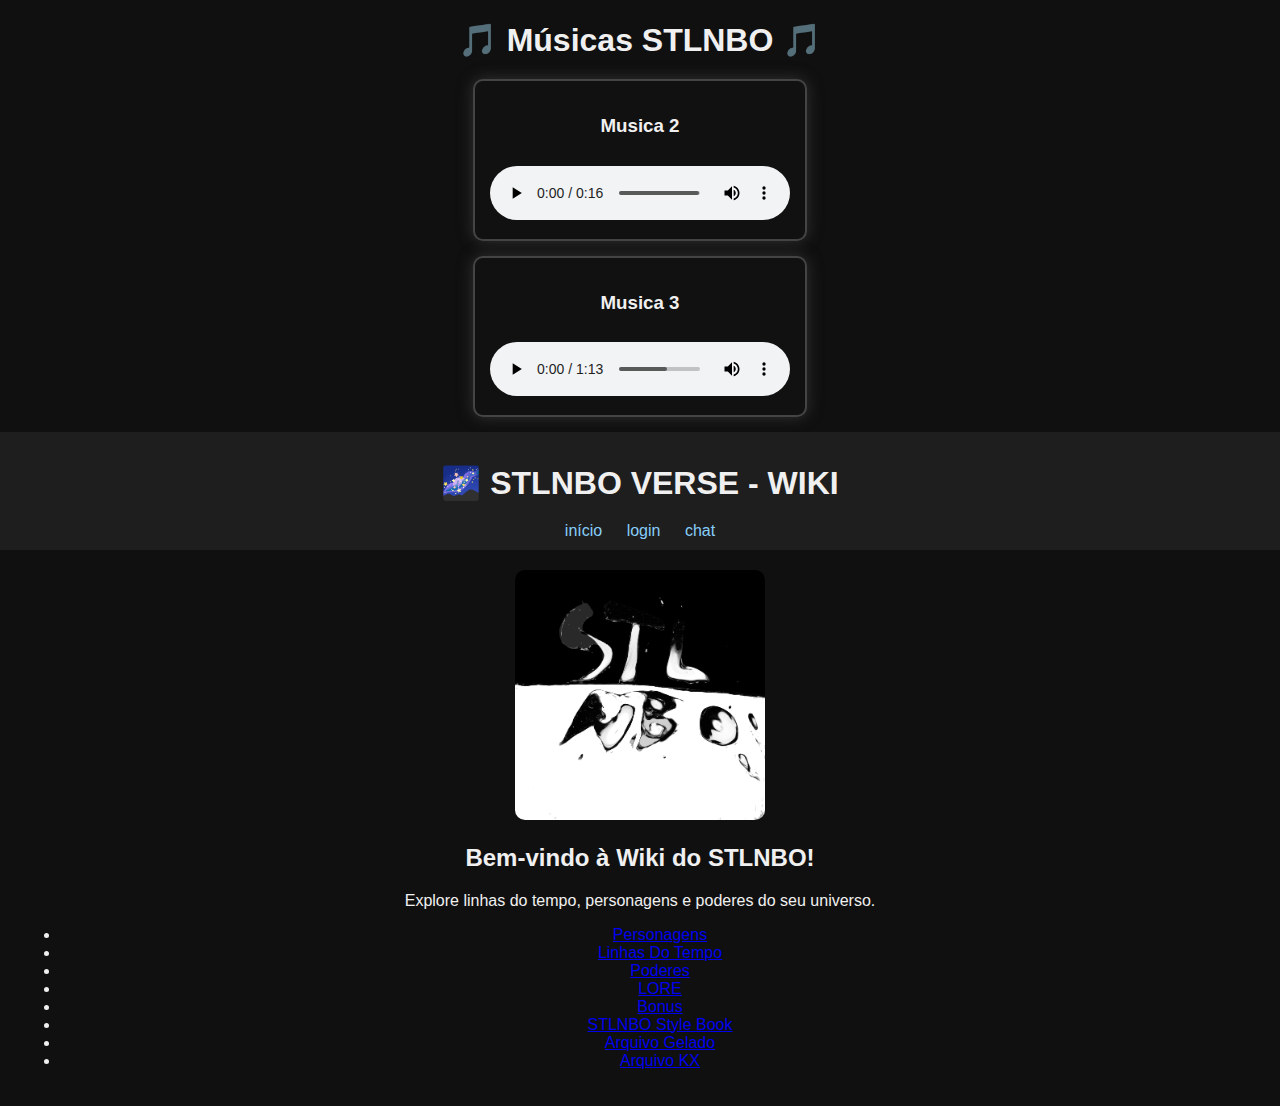
<file: index.html>
<!DOCTYPE html>
<html lang="pt-BR">
<head>
<meta charset="UTF-8">
<meta name="viewport" content="width=device-width, initial-scale=1.0">
<title>STLNBO - Músicas</title>
<style>
    body {
        background-color: black;
        color: white;
        font-family: Arial, sans-serif;
        text-align: center;
        padding: 20px;
    }
    h1 {
        margin-bottom: 20px;
    }
    .player {
        background: #111;
        border: 2px solid #444;
        border-radius: 10px;
        padding: 15px;
        margin: 15px auto;
        width: 300px;
        box-shadow: 0px 0px 15px #333;
    }
    audio {
        width: 100%;
        margin-top: 10px;
    }
</style>
</head>
<body>

<h1>🎵 Músicas STLNBO 🎵</h1>

<div class="player">
    <h3>Musica 2</h3>
    <audio controls>
        <source src="musica2.mp3" type="audio/mpeg">
        Seu navegador não suporta áudio.
    </audio>
</div>

<div class="player">
    <h3>Musica 3</h3>
    <audio controls>
        <source src="musica3.mp3" type="audio/mpeg">
        Seu navegador não suporta áudio.
    </audio>
</div>

</body>
</html>


<!DOCTYPE html>
<html lang="pt-BR">
<head>
  <meta charset="UTF-8" />
  <title>STLNBO WIKI</title>
  <link rel="stylesheet" href="style.css" />
</head>
<body>
  <header>
    <h1>🌌 STLNBO VERSE - WIKI</h1>
    <nav>
      <a href="index.html">início</a>
      <a href="login.html">login</a>
      <a href="chat.html">chat</a>
    </nav>
  </header>
  <main>
    <img src="img/logo.png" alt="STLNBO Logo" width="250">
    <h2>Bem-vindo à Wiki do STLNBO!</h2>
    <p>Explore linhas do tempo, personagens e poderes do seu universo.</p>
    <ul>
      <li><a href="wiki/personagens.html">Personagens</a></li>
      <li><a href="wiki/linhasdotempo.html">Linhas Do Tempo</a></li>
      <li><a href="wiki/poderes.html">Poderes</a></li>
      <li><a href="wiki/stlnbo_capitulo_konnonos_full.html">LORE</a></li>
      <li><a href="wiki/Zoeirinha.html">Bonus</a></li>
       <li><a href="wiki/Style.html">STLNBO Style Book</a></li>
       <li><a href="wiki/FrostVerse.html">Arquivo Gelado</a></li>
      <li><a href="wiki/kx.html">Arquivo KX</a></li>
    </ul>
  </main>
</body>
</html>
</file>
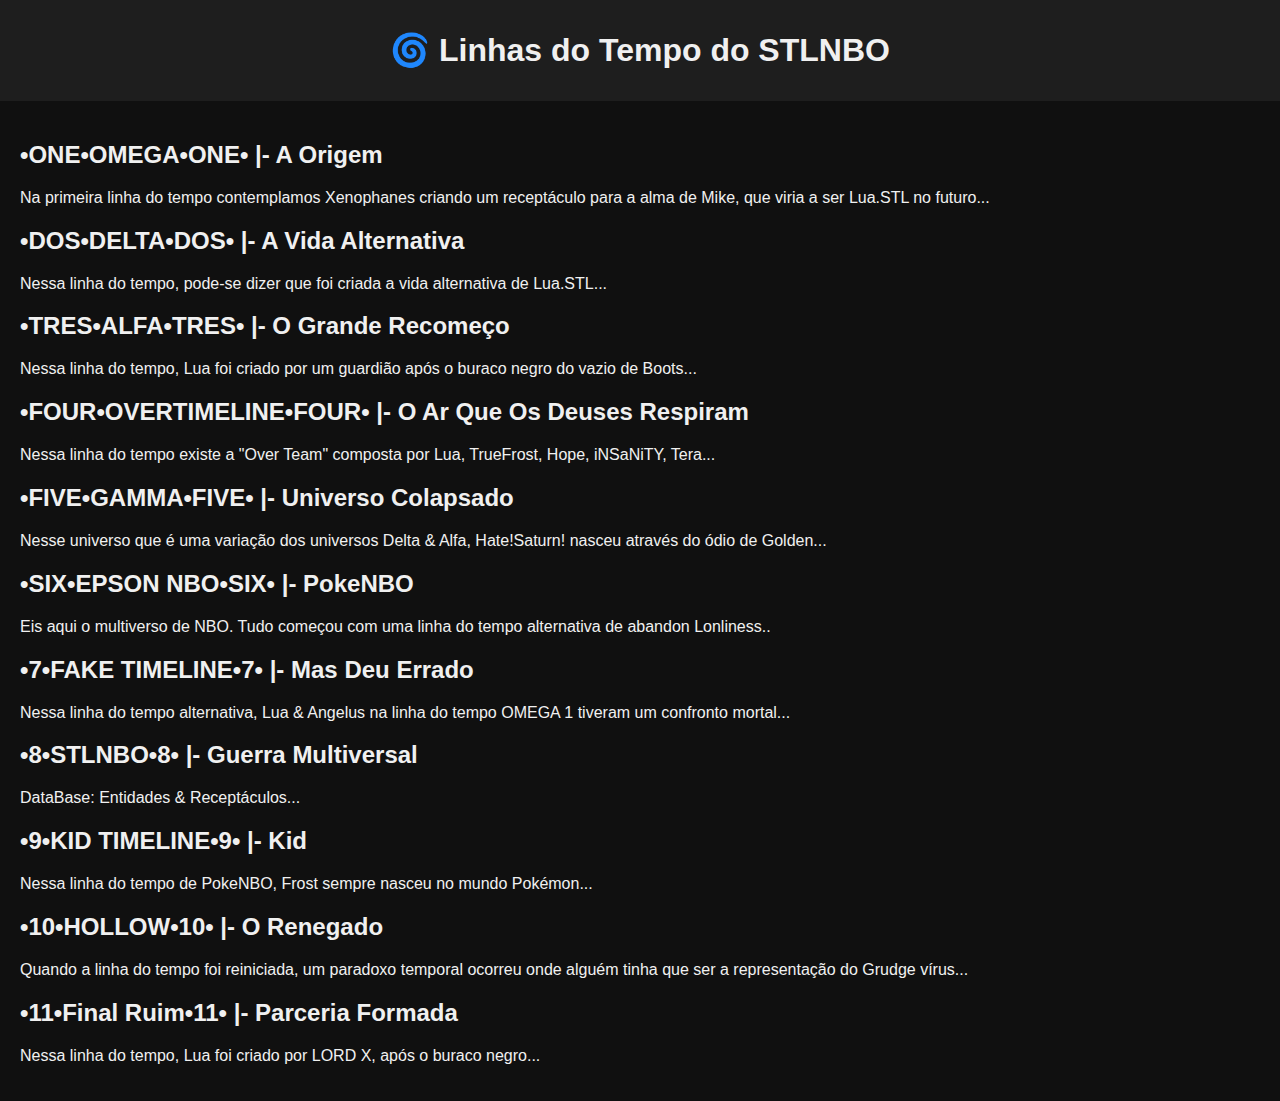
<file: linhasdotempo.html>
<!DOCTYPE html>
<html lang="pt-BR">
<head>
  <meta charset="UTF-8">
  <title>Linhas do Tempo STLNBO</title>
  <link rel="stylesheet" href="style.css">
</head>
<body>
  <header>
    <h1>🌀 Linhas do Tempo do STLNBO</h1>
  </header>
  <main>
    <section>
      <h2>•ONE•OMEGA•ONE• |- A Origem</h2>
      <p>Na primeira linha do tempo contemplamos Xenophanes criando um receptáculo para a alma de Mike, que viria a ser Lua.STL no futuro...</p>
    </section>

    <section>
      <h2>•DOS•DELTA•DOS• |- A Vida Alternativa</h2>
      <p>Nessa linha do tempo, pode-se dizer que foi criada a vida alternativa de Lua.STL...</p>
    </section>

    <section>
      <h2>•TRES•ALFA•TRES• |- O Grande Recomeço</h2>
      <p>Nessa linha do tempo, Lua foi criado por um guardião após o buraco negro do vazio de Boots...</p>
    </section>

    <section>
      <h2>•FOUR•OVERTIMELINE•FOUR• |- O Ar Que Os Deuses Respiram</h2>
      <p>Nessa linha do tempo existe a "Over Team" composta por Lua, TrueFrost, Hope, iNSaNiTY, Tera...</p>
    </section>

    <section>
      <h2>•FIVE•GAMMA•FIVE• |- Universo Colapsado</h2>
      <p>Nesse universo que é uma variação dos universos Delta & Alfa, Hate!Saturn! nasceu através do ódio de Golden...</p>
    </section>

    <section>
      <h2>•SIX•EPSON NBO•SIX• |- PokeNBO</h2>
      <p>Eis aqui o multiverso de NBO. Tudo começou com uma linha do tempo alternativa de abandon Lonliness..</p>
    </section>

    <section>
      <h2>•7•FAKE TIMELINE•7• |- Mas Deu Errado</h2>
      <p>Nessa linha do tempo alternativa, Lua & Angelus na linha do tempo OMEGA 1 tiveram um confronto mortal...</p>
    </section>

    <section>
      <h2>•8•STLNBO•8• |- Guerra Multiversal</h2>
      <p>DataBase: Entidades & Receptáculos...</p>
    </section>

    <section>
      <h2>•9•KID TIMELINE•9• |- Kid</h2>
      <p>Nessa linha do tempo de PokeNBO, Frost sempre nasceu no mundo Pokémon...</p>
    </section>

    <section>
      <h2>•10•HOLLOW•10• |- O Renegado</h2>
      <p>Quando a linha do tempo foi reiniciada, um paradoxo temporal ocorreu onde alguém tinha que ser a representação do Grudge vírus...</p>
    </section>

    <section>
      <h2>•11•Final Ruim•11• |- Parceria Formada</h2>
      <p>Nessa linha do tempo, Lua foi criado por LORD X, após o buraco negro...</p>
    </section>
  </main>
</body>
</html>
</file>
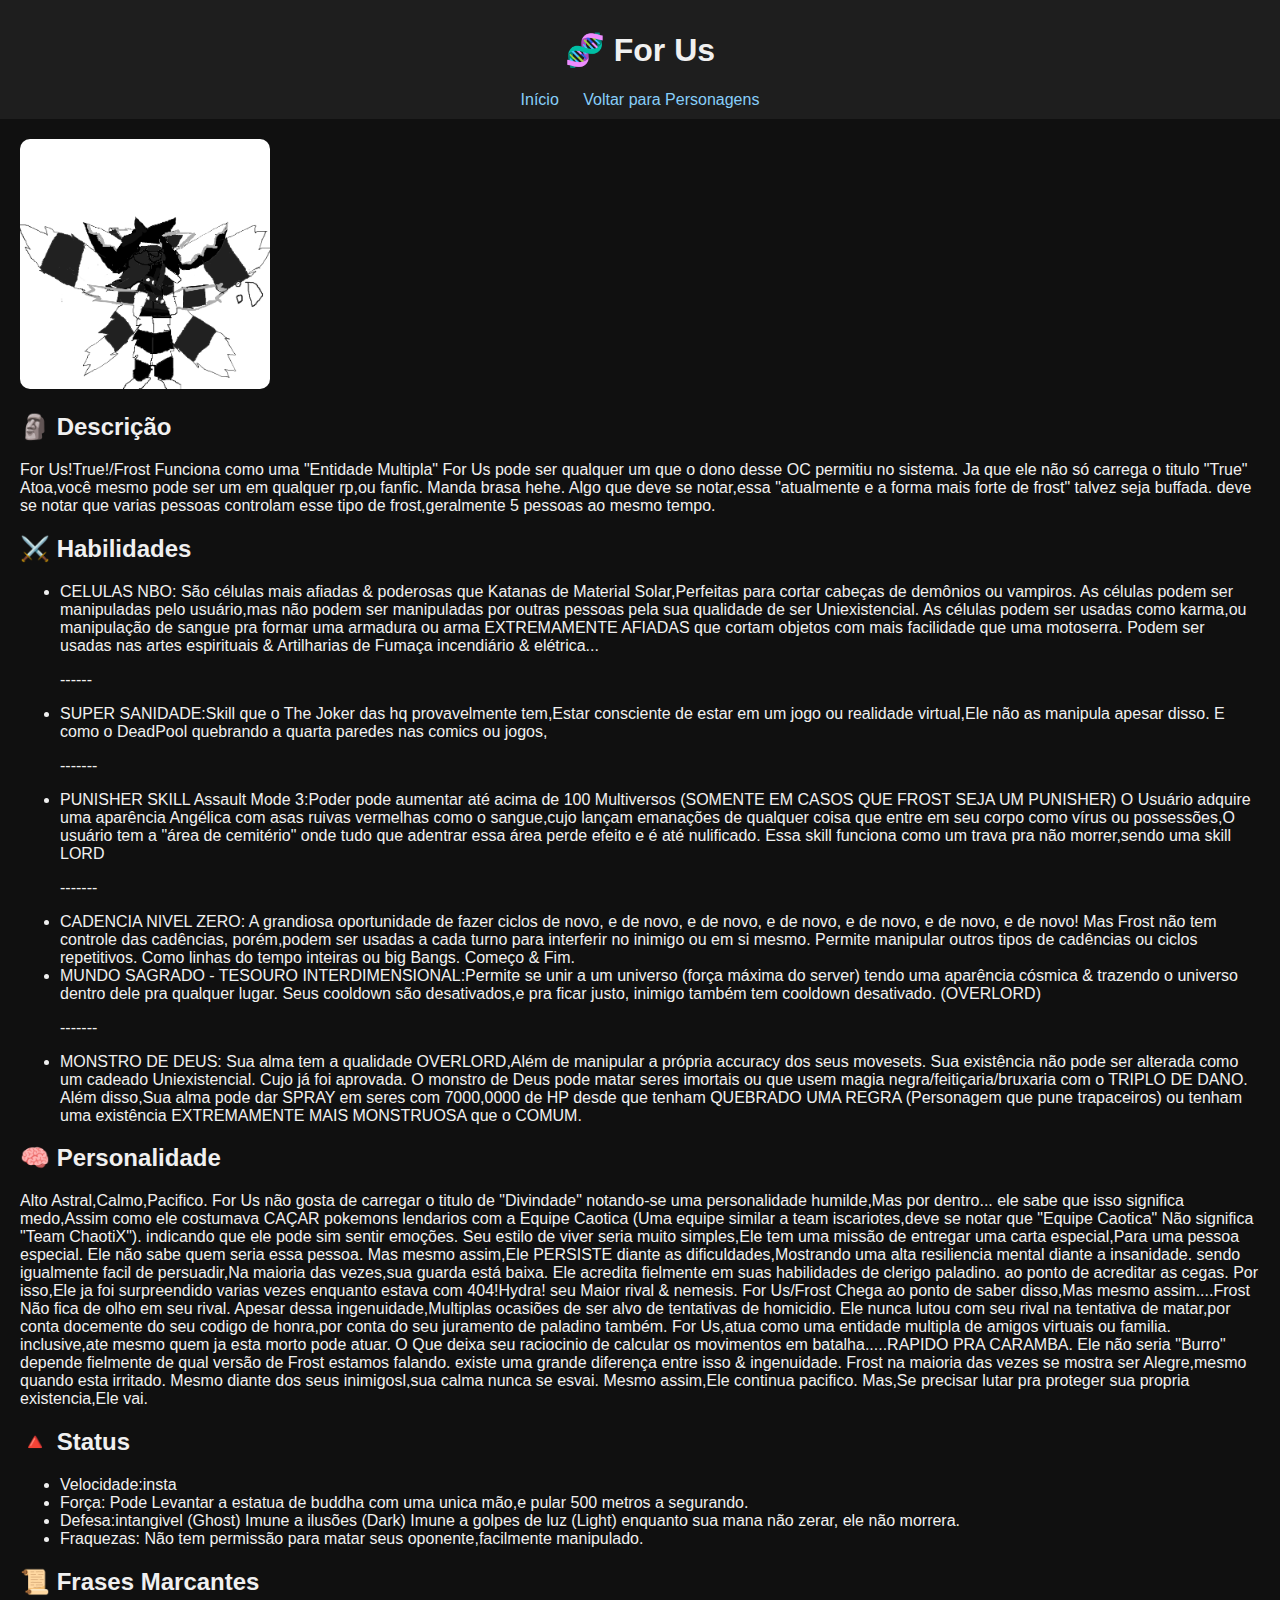
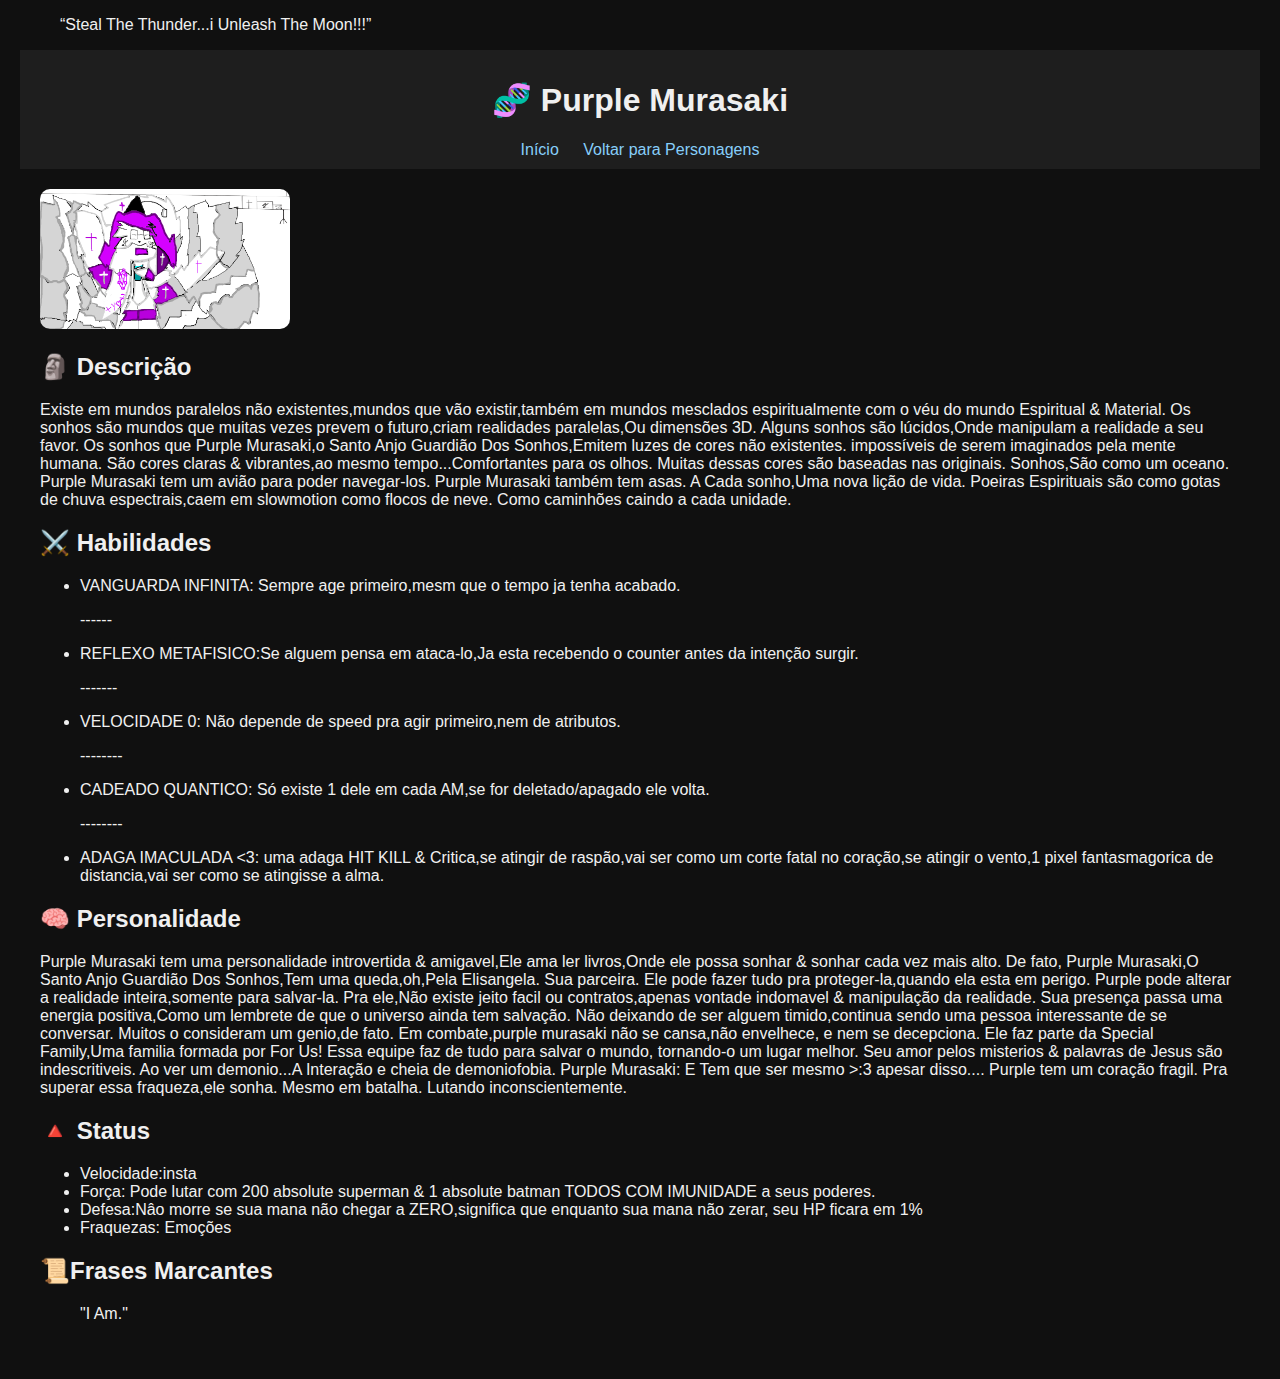
<file: personagens.html>
<!DOCTYPE html>
<html lang="pt-BR">
<head>
  <meta charset="UTF-8">
  <title>STLNBO - For Us!True!</title>
  <link rel="stylesheet" href="../style.css">
</head>
<body>
  <header>
    <h1>🧬 For Us</h1>
    <nav>
      <a href="../index.html">Início</a>
      <a href="personagens.html">Voltar para Personagens</a>
    </nav>
  </header>

  <main>
    <section>
      <img src="../img/personagens/for_us.png" alt="For Us!True!" width="250">
      
      <h2>🗿 Descrição</h2>
      <p>
        For Us!True!/Frost Funciona como uma "Entidade Multipla" For Us pode ser qualquer um que o dono desse OC permitiu no sistema.
                Ja que ele não só carrega o titulo "True" Atoa,você mesmo pode ser um em qualquer rp,ou fanfic. Manda brasa hehe.
                      Algo que deve se notar,essa "atualmente e a forma mais forte de frost" talvez seja buffada.
                           deve se notar que varias pessoas controlam esse tipo de frost,geralmente 5 pessoas ao mesmo tempo.
                   
      <h2>⚔️ Habilidades</h2>
      <ul>
        <li>CELULAS NBO:
São células mais afiadas & poderosas que Katanas de Material Solar,Perfeitas para cortar cabeças de demônios ou vampiros.
As células podem ser manipuladas pelo usuário,mas não podem ser manipuladas por outras pessoas pela sua qualidade de ser Uniexistencial. As células podem ser usadas como karma,ou manipulação de sangue pra formar uma armadura ou arma EXTREMAMENTE AFIADAS que cortam objetos com mais facilidade que uma motoserra. Podem ser usadas nas artes espirituais & Artilharias de Fumaça incendiário & elétrica...
</li>
<p> ------
        <li>SUPER SANIDADE:Skill que o The Joker das hq provavelmente tem,Estar consciente de estar em um jogo ou realidade virtual,Ele não as manipula apesar disso. E como o DeadPool quebrando a quarta paredes nas comics ou jogos,
</li>
<p> -------
        <li>PUNISHER SKILL Assault Mode 3:Poder pode aumentar até acima de 100 Multiversos (SOMENTE EM CASOS QUE FROST SEJA UM PUNISHER)
O Usuário adquire uma aparência Angélica com asas ruivas vermelhas como o sangue,cujo lançam emanações de qualquer coisa que entre em seu corpo como vírus ou possessões,O usuário tem a "área de cemitério" onde tudo que adentrar essa área perde efeito e é até nulificado. Essa skill funciona como um trava pra não morrer,sendo uma skill LORD
</li>
<p> -------
      <li>CADENCIA NIVEL ZERO: A grandiosa oportunidade de fazer ciclos de novo, e de novo, e de novo, e de novo, e de novo, e de novo, e de novo! Mas Frost não tem controle das cadências, porém,podem ser usadas a cada turno para interferir no inimigo ou em si mesmo. Permite manipular outros tipos de cadências ou ciclos repetitivos. Como linhas do tempo inteiras ou big Bangs. Começo & Fim.</li>
<li>MUNDO SAGRADO - TESOURO INTERDIMENSIONAL:Permite se unir a um universo (força máxima do server) tendo uma aparência cósmica & trazendo o universo dentro dele pra qualquer lugar. Seus cooldown são desativados,e pra ficar justo, inimigo também tem cooldown desativado. (OVERLORD)
</li>
<p> -------
<li> MONSTRO DE DEUS:
Sua alma tem a qualidade OVERLORD,Além de manipular a própria accuracy dos seus movesets. Sua existência não pode ser alterada como um cadeado Uniexistencial. Cujo já foi aprovada. O monstro de Deus pode matar seres imortais ou que usem magia negra/feitiçaria/bruxaria com o TRIPLO DE DANO. Além disso,Sua alma pode dar SPRAY em seres com 7000,0000 de HP desde que tenham QUEBRADO UMA REGRA (Personagem que pune trapaceiros) ou tenham uma existência EXTREMAMENTE MAIS MONSTRUOSA que o COMUM.
</li>
      </ul>

      <h2>🧠 Personalidade</h2>
      <p>
        Alto Astral,Calmo,Pacifico. For Us não gosta de carregar o titulo de "Divindade" notando-se uma personalidade humilde,Mas por dentro... ele sabe que isso                                         significa medo,Assim como ele  costumava CAÇAR pokemons lendarios com a Equipe Caotica (Uma equipe similar a team iscariotes,deve se notar que "Equipe Caotica" Não significa "Team ChaotiX"). indicando que ele pode sim sentir emoções.
                           Seu estilo de viver seria muito simples,Ele tem uma missão de entregar uma carta especial,Para uma pessoa especial.
                            Ele não sabe quem seria essa pessoa. Mas mesmo assim,Ele PERSISTE diante as dificuldades,Mostrando uma alta resiliencia mental diante a 
                             insanidade.
                             sendo igualmente facil de persuadir,Na maioria das vezes,sua guarda está baixa.
                               Ele acredita fielmente em suas habilidades de clerigo paladino.
                                  ao ponto de acreditar as cegas.
                                    Por isso,Ele ja foi surpreendido varias vezes enquanto estava com 404!Hydra! seu Maior rival & nemesis.
                                      For Us/Frost Chega ao ponto de saber disso,Mas mesmo assim....Frost Não fica de olho em seu rival.
                                        Apesar dessa ingenuidade,Multiplas ocasiões de ser alvo de tentativas de homicidio.
                                           Ele nunca lutou com seu rival na tentativa de matar,por conta docemente do seu codigo de honra,por conta do seu juramento de                                 paladino
       também.
              For Us,atua como uma entidade multipla de amigos virtuais ou familia.
                           inclusive,ate mesmo quem ja esta morto pode atuar.
                                           O Que deixa seu raciocinio de calcular os movimentos em batalha.....RAPIDO PRA CARAMBA.
                                                  Ele não seria "Burro" depende fielmente de qual versão de Frost estamos falando.
                                                          existe uma grande diferença entre isso & ingenuidade.  
                                                             Frost na maioria das vezes se mostra ser Alegre,mesmo quando esta irritado.
                                                               Mesmo diante dos seus inimigosl,sua calma nunca se esvai.
                                                                   Mesmo assim,Ele continua pacifico.
                                                                       Mas,Se precisar lutar pra proteger sua propria existencia,Ele vai.

                                                 
                                            
      </p>

      <h2>🔺 Status</h2>
      <ul>
        <li>Velocidade:insta</li>
        <li>Força: Pode Levantar a estatua de buddha com uma unica mão,e pular 500 metros a segurando.</li>
        <li>Defesa:intangivel (Ghost) Imune a ilusões (Dark) Imune a golpes de luz (Light) enquanto sua mana não zerar, ele não morrera.</li>
        <li>Fraquezas: Não tem permissão para matar seus oponente,facilmente manipulado.</li>
      </ul>

      <h2>📜 Frases Marcantes</h2>
      <blockquote>
        “Steal The Thunder...i Unleash The Moon!!!”
      </blockquote>
    </section>
<head>
  <meta charset="UTF-8">
  <title>STLNBO - Purple Murasaki</title>
  <link rel="stylesheet" href="../style.css">
</head>
<body>
  <header>
    <h1>🧬 Purple Murasaki</h1>
    <nav>
      <a href="../index.html">Início</a>
      <a href="personagens.html">Voltar para Personagens</a>
    </nav>
  </header>


 <main>
    <section>
      <img src="../img/personagens/purple_murasaki.png" alt="Purple Murasaki" width="250">
      
      <h2>🗿 Descrição</h2>
      <p> Existe em mundos paralelos não existentes,mundos que vão existir,também em mundos mesclados espiritualmente com o véu do mundo Espiritual & Material.
Os sonhos são mundos que muitas vezes prevem o futuro,criam realidades paralelas,Ou dimensões 3D.
Alguns sonhos são lúcidos,Onde manipulam a realidade a seu favor.
Os sonhos que Purple Murasaki,o Santo Anjo Guardião Dos Sonhos,Emitem luzes de cores não existentes.
impossíveis de serem imaginados pela mente humana.
São cores claras & vibrantes,ao mesmo tempo...Comfortantes para os olhos.
Muitas dessas cores são baseadas nas originais.
Sonhos,São como um oceano.
Purple Murasaki tem um avião para poder navegar-los.
Purple Murasaki também tem asas.
A Cada sonho,Uma nova lição de vida.
Poeiras Espirituais são como gotas de chuva espectrais,caem em slowmotion como flocos de neve.
Como caminhões caindo a cada unidade.
<h2>⚔️ Habilidades</h2>
 <ul>
  <li> VANGUARDA INFINITA: Sempre age primeiro,mesm que o tempo ja tenha acabado.</li>
<p> ------
   <li> REFLEXO METAFISICO:Se alguem pensa em ataca-lo,Ja esta recebendo o counter antes da intenção surgir.</li>
<p> -------
<li> VELOCIDADE 0: Não depende de speed pra agir primeiro,nem de atributos.</li>
<p> --------
<li> CADEADO QUANTICO: Só existe 1 dele em cada AM,se for deletado/apagado ele volta.
<p>--------
<li> ADAGA IMACULADA <3: uma adaga HIT KILL & Critica,se atingir de raspão,vai ser como um corte fatal no coração,se atingir o vento,1 pixel fantasmagorica de distancia,vai ser como se atingisse a alma.</li>
</ul>
<h2> 🧠 Personalidade </h2>
<p> Purple Murasaki tem uma personalidade introvertida & amigavel,Ele ama ler livros,Onde ele possa sonhar & sonhar cada vez mais alto.
     De fato, Purple Murasaki,O Santo Anjo Guardião Dos Sonhos,Tem uma queda,oh,Pela Elisangela.
       Sua parceira.
           Ele pode fazer tudo pra proteger-la,quando ela esta em perigo.
             Purple pode alterar a realidade inteira,somente para salvar-la.
               Pra ele,Não existe jeito facil ou contratos,apenas vontade indomavel & manipulação da realidade.
                  Sua presença passa uma energia positiva,Como um lembrete de que o universo ainda tem salvação.
                    Não deixando de ser alguem timido,continua sendo uma pessoa interessante de se conversar.
                     Muitos o consideram um genio,de fato.
                       Em combate,purple murasaki não se cansa,não envelhece, e nem se decepciona.
                         Ele faz parte da Special Family,Uma familia formada por For Us!
                            Essa equipe faz de tudo para salvar o mundo, tornando-o um lugar melhor.
                               Seu amor pelos misterios & palavras de Jesus são indescritiveis.
                                 Ao ver um demonio...A Interação e cheia de demoniofobia.
                                   Purple Murasaki: E Tem que ser mesmo >:3
 apesar disso.... Purple tem um coração fragil.
    Pra superar essa fraqueza,ele sonha.
            Mesmo em batalha.
               Lutando inconscientemente.
 
        <h2>🔺 Status</h2>
      <ul>
        <li>Velocidade:insta</li>
        <li>Força: Pode lutar com 200 absolute superman & 1 absolute batman TODOS COM IMUNIDADE a seus poderes.</li>
        <li>Defesa:Nâo morre se sua mana não chegar a ZERO,significa que enquanto sua mana não zerar, seu HP ficara em 1%</li>
        <li>Fraquezas: Emoções</li>
      </ul>
<h2> 📜Frases Marcantes</h2>
<blockquote>
"I Am."
</blockquote>
</section>

  </main>
</body>
</html>
</file>
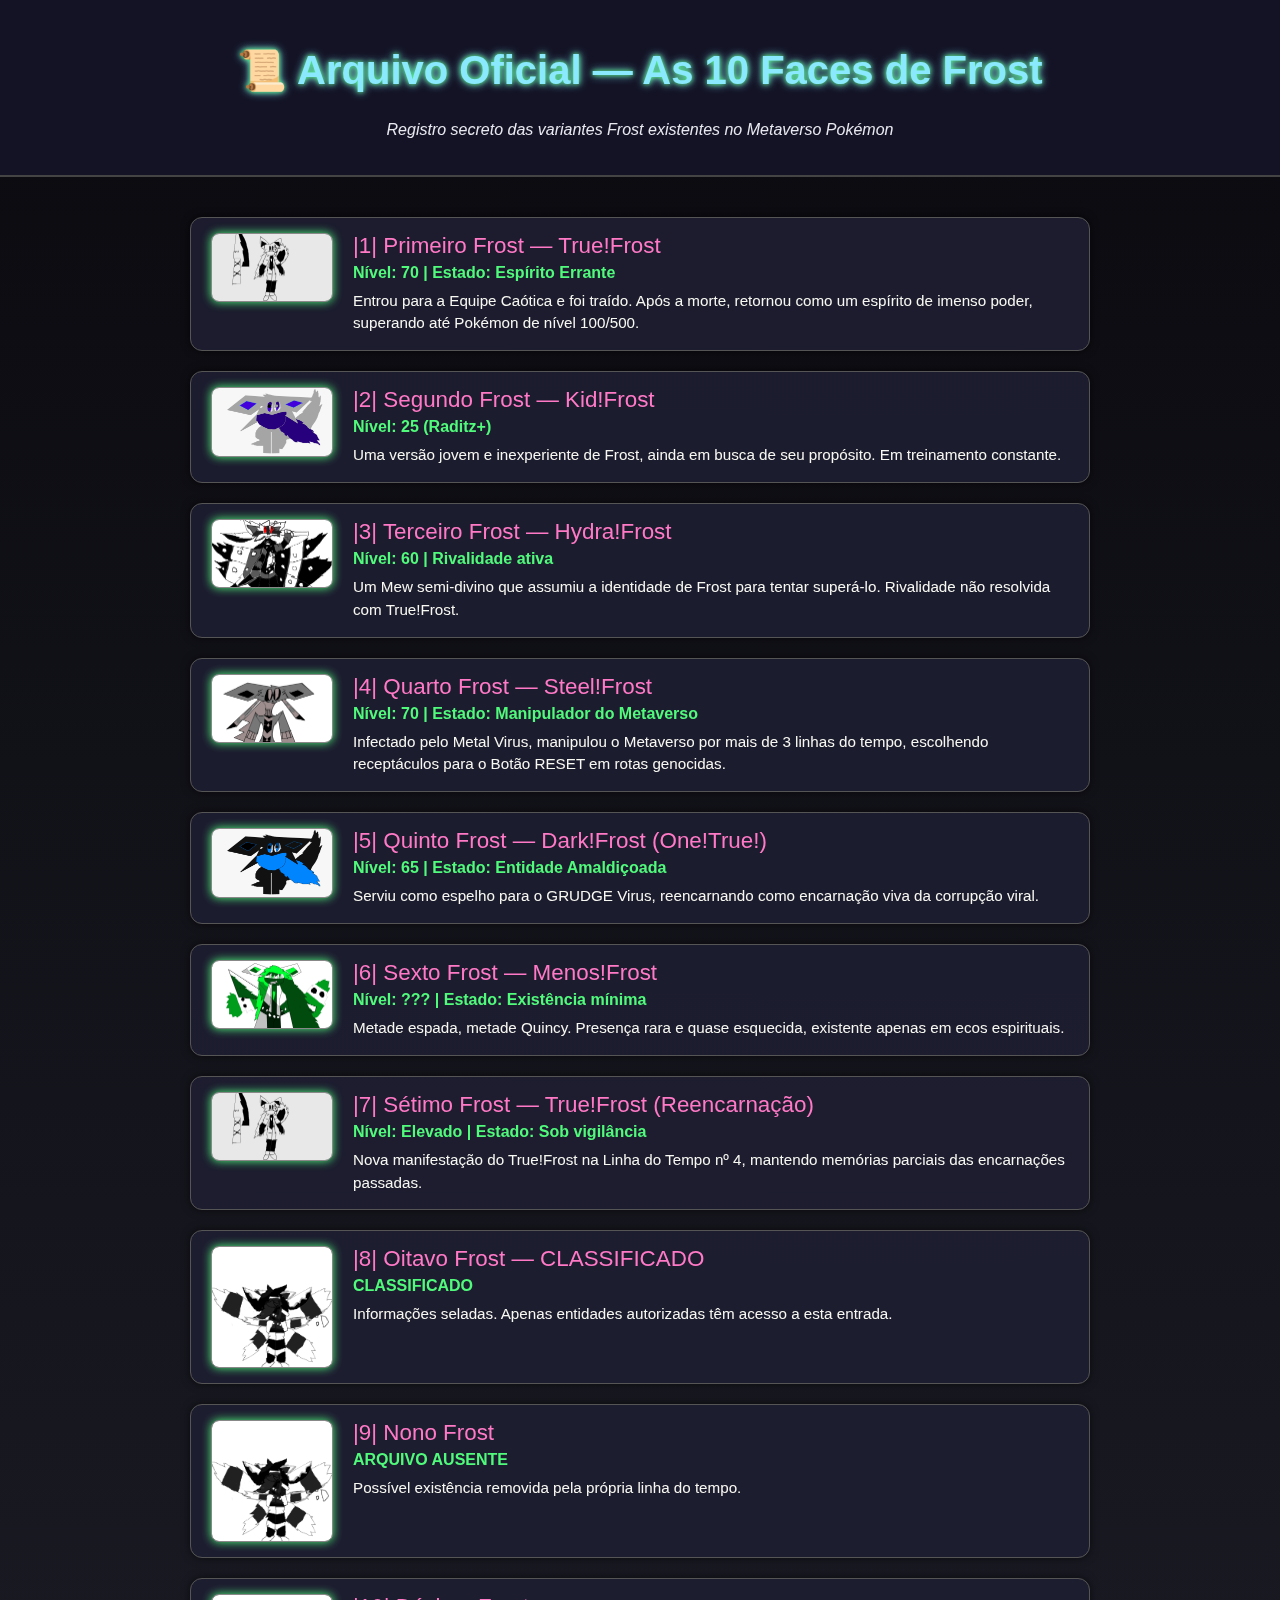
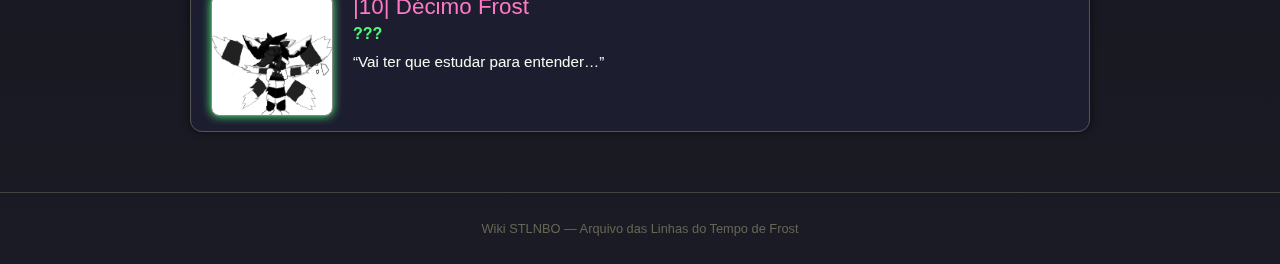
<file: wiki/FrostVerse.html>
<!DOCTYPE html>
<html lang="pt-BR">
<head>
<meta charset="UTF-8" />
<meta name="viewport" content="width=device-width, initial-scale=1" />
<title>Wiki STLNBO — As 10 Faces de Frost</title>
<style>
  body {
    background: linear-gradient(180deg, #0a0a0f, #1b1b25);
    color: #e8e8f0;
    font-family: 'Trebuchet MS', sans-serif;
    margin: 0;
    padding: 0;
    overflow-x: hidden;
  }
  header {
    text-align: center;
    padding: 20px;
    background: rgba(20, 20, 40, 0.9);
    border-bottom: 2px solid #444;
    position: relative;
    z-index: 10;
  }
  header h1 {
    font-size: 2.5em;
    color: #8be9fd;
    text-shadow: 0 0 5px #50fa7b, 0 0 10px #8be9fd;
    animation: glowText 3s infinite alternate;
  }
  @keyframes glowText {
    0% { text-shadow: 0 0 5px #50fa7b, 0 0 10px #8be9fd; }
    100% { text-shadow: 0 0 15px #ff79c6, 0 0 30px #50fa7b; }
  }
  .frost-container {
    max-width: 900px;
    margin: 30px auto;
    padding: 10px;
    position: relative;
    z-index: 2;
  }
  .frost-card {
    background: rgba(30, 30, 50, 0.9);
    border: 1px solid #555;
    border-radius: 12px;
    padding: 15px 20px;
    margin-bottom: 20px;
    box-shadow: 0 0 8px rgba(0,0,0,0.6);
    transition: transform 0.3s, box-shadow 0.3s;
    position: relative;
    overflow: hidden;
    display: flex;
    align-items: flex-start;
    gap: 20px;
  }
  .frost-card:hover {
    transform: scale(1.03);
    box-shadow: 0 0 20px rgba(255, 255, 255, 0.4);
  }
  .frost-image {
    flex-shrink: 0;
    width: 120px;
    height: auto;
    border-radius: 8px;
    border: 1px solid #888;
    background: #111;
    box-shadow: 0 0 10px #50fa7b;
  }
  .frost-content {
    flex: 1;
  }
  .frost-title {
    font-size: 1.4em;
    color: #ff79c6;
    margin-bottom: 5px;
    position: relative;
    display: inline-block;
    cursor: pointer;
    transition: color 0.1s;
  }
  .glitch-active {
    animation: glitchColors 0.2s infinite;
  }
  @keyframes glitchColors {
    0% { color: #ff79c6; text-shadow: 2px 0 red, -2px 0 blue; }
    50% { color: #50fa7b; text-shadow: -2px 0 blue, 2px 0 red; }
    100% { color: #f1fa8c; text-shadow: 2px 0 red, -2px 0 blue; }
  }
  .frost-subtitle {
    color: #50fa7b;
    font-weight: bold;
    margin-bottom: 8px;
  }
  .frost-text {
    font-size: 0.95em;
    line-height: 1.5;
    color: #f8f8f2;
  }
  .particles {
    position: fixed;
    top: 0;
    left: 0;
    width: 100%;
    height: 100%;
    z-index: 0;
    pointer-events: none;
    background: url('https://www.transparenttextures.com/patterns/asfalt-light.png');
    animation: flicker 4s infinite alternate;
    opacity: 0.3;
  }
  @keyframes flicker {
    0% { opacity: 0.3; }
    100% { opacity: 0.5; }
  }
  footer {
    text-align: center;
    padding: 15px;
    font-size: 0.8em;
    color: #665;
    border-top: 1px solid #444;
    margin-top: 20px;
    z-index: 2;
    position: relative;
  }
</style>
</head>
<body>
<div class="particles"></div>
<audio id="hoverSound" src="https://cdn.pixabay.com/download/audio/2022/03/15/audio_9f0a03b39b.mp3?filename=glitch-124111.mp3" preload="auto"></audio>
<header>
  <h1>📜 Arquivo Oficial — As 10 Faces de Frost</h1>
  <p><i>Registro secreto das variantes Frost existentes no Metaverso Pokémon</i></p>
</header>
<div class="frost-container">

  <div class="frost-card">
    <img class="frost-image" src="true_frost.png" alt="True!Frost" />
    <div class="frost-content">
      <div class="frost-title" onmouseover="playGlitch(this)">|1| Primeiro Frost — True!Frost</div>
      <div class="frost-subtitle">Nível: 70 | Estado: Espírito Errante</div>
      <div class="frost-text">Entrou para a Equipe Caótica e foi traído. Após a morte, retornou como um espírito de imenso poder, superando até Pokémon de nível 100/500.</div>
    </div>
  </div>

  <div class="frost-card">
    <img class="frost-image" src="kid_frost.png" alt="Kid!Frost" />
    <div class="frost-content">
      <div class="frost-title" onmouseover="playGlitch(this)">|2| Segundo Frost — Kid!Frost</div>
      <div class="frost-subtitle">Nível: 25 (Raditz+)</div>
      <div class="frost-text">Uma versão jovem e inexperiente de Frost, ainda em busca de seu propósito. Em treinamento constante.</div>
    </div>
  </div>

  <div class="frost-card">
    <img class="frost-image" src="hydra_frost.png" alt="Hydra!Frost" />
    <div class="frost-content">
      <div class="frost-title" onmouseover="playGlitch(this)">|3| Terceiro Frost — Hydra!Frost</div>
      <div class="frost-subtitle">Nível: 60 | Rivalidade ativa</div>
      <div class="frost-text">Um Mew semi-divino que assumiu a identidade de Frost para tentar superá-lo. Rivalidade não resolvida com True!Frost.</div>
    </div>
  </div>

  <div class="frost-card">
    <img class="frost-image" src="steel_frost.png" alt="Steel!Frost" />
    <div class="frost-content">
      <div class="frost-title" onmouseover="playGlitch(this)">|4| Quarto Frost — Steel!Frost</div>
      <div class="frost-subtitle">Nível: 70 | Estado: Manipulador do Metaverso</div>
      <div class="frost-text">Infectado pelo Metal Virus, manipulou o Metaverso por mais de 3 linhas do tempo, escolhendo receptáculos para o Botão RESET em rotas genocidas.</div>
    </div>
  </div>

  <div class="frost-card">
    <img class="frost-image" src="dark_frost.png" alt="Dark!Frost (One!True!)" />
    <div class="frost-content">
      <div class="frost-title" onmouseover="playGlitch(this)">|5| Quinto Frost — Dark!Frost (One!True!)</div>
      <div class="frost-subtitle">Nível: 65 | Estado: Entidade Amaldiçoada</div>
      <div class="frost-text">Serviu como espelho para o GRUDGE Virus, reencarnando como encarnação viva da corrupção viral.</div>
    </div>
  </div>

  <div class="frost-card">
    <img class="frost-image" src="menos_frost.png" alt="Menos!Frost" />
    <div class="frost-content">
      <div class="frost-title" onmouseover="playGlitch(this)">|6| Sexto Frost — Menos!Frost</div>
      <div class="frost-subtitle">Nível: ??? | Estado: Existência mínima</div>
      <div class="frost-text">Metade espada, metade Quincy. Presença rara e quase esquecida, existente apenas em ecos espirituais.</div>
    </div>
  </div>

  <div class="frost-card">
    <img class="frost-image" src="true_frost.png" alt="True!Frost (Reencarnação)" />
    <div class="frost-content">
      <div class="frost-title" onmouseover="playGlitch(this)">|7| Sétimo Frost — True!Frost (Reencarnação)</div>
      <div class="frost-subtitle">Nível: Elevado | Estado: Sob vigilância</div>
      <div class="frost-text">Nova manifestação do True!Frost na Linha do Tempo nº 4, mantendo memórias parciais das encarnações passadas.</div>
    </div>
  </div>

  <div class="frost-card">
    <img class="frost-image" src="for_us.png" alt="Frost For Us! (Oitavo Frost)" />
    <div class="frost-content">
      <div class="frost-title" onmouseover="playGlitch(this)">|8| Oitavo Frost — CLASSIFICADO</div>
      <div class="frost-subtitle">CLASSIFICADO</div>
      <div class="frost-text">Informações seladas. Apenas entidades autorizadas têm acesso a esta entrada.</div>
    </div>
  </div>

  <div class="frost-card">
    <img class="frost-image" src="for_us.png" alt="Frost For Us! (Nono Frost)" />
    <div class="frost-content">
      <div class="frost-title" onmouseover="playGlitch(this)">|9| Nono Frost</div>
      <div class="frost-subtitle">ARQUIVO AUSENTE</div>
      <div class="frost-text">Possível existência removida pela própria linha do tempo.</div>
    </div>
  </div>

  <div class="frost-card">
    <img class="frost-image" src="for_us.png" alt="Frost For Us! (Décimo Frost)" />
    <div class="frost-content">
      <div class="frost-title" onmouseover="playGlitch(this)">|10| Décimo Frost</div>
      <div class="frost-subtitle">???</div>
      <div class="frost-text">“Vai ter que estudar para entender…”</div>
    </div>
  </div>

</div>
<footer>
  <p>Wiki STLNBO — Arquivo das Linhas do Tempo de Frost</p>
</footer>
<script>
  function playGlitch(element){
    const sound = document.getElementById('hoverSound');
    sound.currentTime = 0;
    sound.play();
    element.classList.add('glitch-active');
    setTimeout(()=>{
      element.classList.remove('glitch-active');
    },500);
  }
</script>
</body>
</html>
</file>
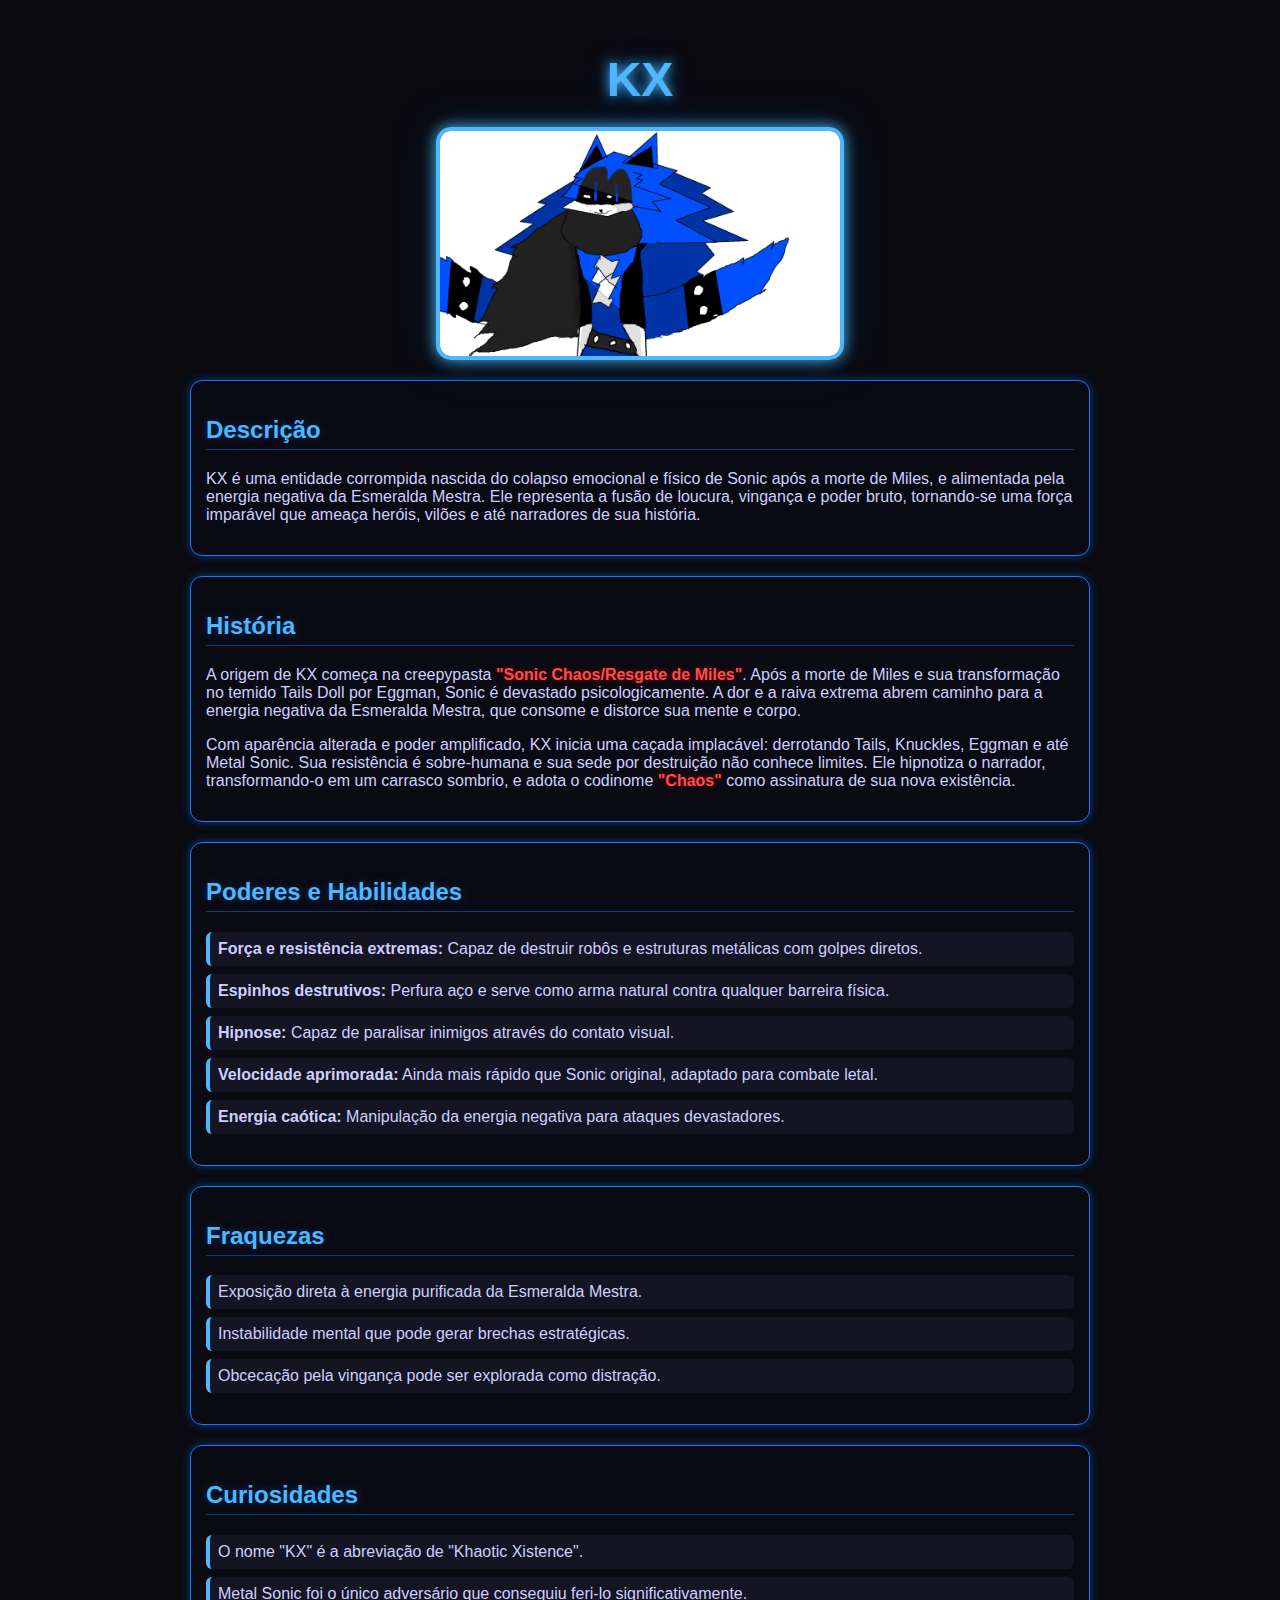
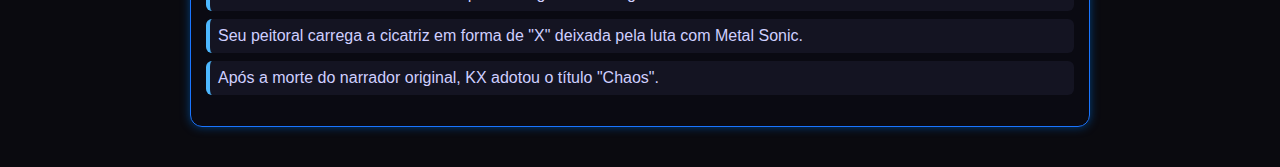
<file: wiki/kx.html>
<!DOCTYPE html>
<html lang="pt-BR">
<head>
<meta charset="UTF-8">
<meta name="viewport" content="width=device-width, initial-scale=1.0">
<title>KX | STLNBO Wiki</title>

<style>
/* ====== Estilo da Wiki STLNBO - Página KX ====== */

/* Configuração geral */
body {
    background-color: #0a0a0f;
    color: #cfcfff;
    font-family: 'Trebuchet MS', sans-serif;
    margin: 0;
    padding: 0;
}

/* Estrutura geral da página */
.wiki-page {
    max-width: 900px;
    margin: 0 auto;
    padding: 20px;
}

/* Título principal */
.char-title {
    text-align: center;
    font-size: 3rem;
    color: #4db8ff;
    text-shadow: 0 0 12px #4db8ff, 0 0 24px #004080;
    margin-bottom: 20px;
}

/* Imagem do personagem */
.char-image {
    display: flex;
    justify-content: center;
    margin: 20px 0;
}

.char-image img {
    max-width: 400px;
    border: 4px solid #4db8ff;
    border-radius: 15px;
    box-shadow: 0 0 15px #4db8ff, 0 0 40px #001f33;
}

/* Seções */
.char-section {
    background: rgba(10, 10, 20, 0.7);
    border: 1px solid #1a75ff;
    border-radius: 12px;
    padding: 15px;
    margin: 20px 0;
    box-shadow: 0 0 10px #004080;
}

/* Títulos das seções */
.char-section h2 {
    color: #4db8ff;
    text-shadow: 0 0 8px #003366;
    border-bottom: 1px solid #004080;
    padding-bottom: 5px;
}

/* Listas */
.char-section ul {
    list-style: none;
    padding: 0;
}

.char-section ul li {
    background: rgba(30, 30, 50, 0.5);
    margin: 8px 0;
    padding: 8px;
    border-left: 4px solid #4db8ff;
    border-radius: 6px;
}

/* Efeitos de destaque */
.char-section p strong {
    color: #ff4d4d;
    text-shadow: 0 0 5px #800000;
}

/* Links */
a {
    color: #4db8ff;
    text-decoration: none;
}

a:hover {
    text-decoration: underline;
}
</style>

</head>
<body>

<div class="wiki-page">

    <!-- Título -->
    <h1 class="char-title">KX</h1>

    <!-- Imagem -->
    <div class="char-image">
        <img src="kx.png" alt="KX">
    </div>

    <!-- Descrição -->
    <section class="char-section">
        <h2>Descrição</h2>
        <p>
            KX é uma entidade corrompida nascida do colapso emocional e físico de Sonic
            após a morte de Miles, e alimentada pela energia negativa da Esmeralda Mestra.
            Ele representa a fusão de loucura, vingança e poder bruto, tornando-se uma 
            força imparável que ameaça heróis, vilões e até narradores de sua história.
        </p>
    </section>

    <!-- História -->
    <section class="char-section">
        <h2>História</h2>
        <p>
            A origem de KX começa na creepypasta <strong>"Sonic Chaos/Resgate de Miles"</strong>.
            Após a morte de Miles e sua transformação no temido Tails Doll por Eggman, Sonic
            é devastado psicologicamente. A dor e a raiva extrema abrem caminho para a energia
            negativa da Esmeralda Mestra, que consome e distorce sua mente e corpo.
        </p>
        <p>
            Com aparência alterada e poder amplificado, KX inicia uma caçada implacável:
            derrotando Tails, Knuckles, Eggman e até Metal Sonic. Sua resistência é sobre-humana
            e sua sede por destruição não conhece limites. Ele hipnotiza o narrador, transformando-o
            em um carrasco sombrio, e adota o codinome <strong>"Chaos"</strong> como assinatura de sua
            nova existência.
        </p>
    </section>

    <!-- Poderes e Habilidades -->
    <section class="char-section">
        <h2>Poderes e Habilidades</h2>
        <ul>
            <li><strong>Força e resistência extremas:</strong> Capaz de destruir robôs e estruturas metálicas com golpes diretos.</li>
            <li><strong>Espinhos destrutivos:</strong> Perfura aço e serve como arma natural contra qualquer barreira física.</li>
            <li><strong>Hipnose:</strong> Capaz de paralisar inimigos através do contato visual.</li>
            <li><strong>Velocidade aprimorada:</strong> Ainda mais rápido que Sonic original, adaptado para combate letal.</li>
            <li><strong>Energia caótica:</strong> Manipulação da energia negativa para ataques devastadores.</li>
        </ul>
    </section>

    <!-- Fraquezas -->
    <section class="char-section">
        <h2>Fraquezas</h2>
        <ul>
            <li>Exposição direta à energia purificada da Esmeralda Mestra.</li>
            <li>Instabilidade mental que pode gerar brechas estratégicas.</li>
            <li>Obcecação pela vingança pode ser explorada como distração.</li>
        </ul>
    </section>

    <!-- Curiosidades -->
    <section class="char-section">
        <h2>Curiosidades</h2>
        <ul>
            <li>O nome "KX" é a abreviação de "Khaotic Xistence".</li>
            <li>Metal Sonic foi o único adversário que conseguiu feri-lo significativamente.</li>
            <li>Seu peitoral carrega a cicatriz em forma de "X" deixada pela luta com Metal Sonic.</li>
            <li>Após a morte do narrador original, KX adotou o título "Chaos".</li>
        </ul>
    </section>

</div>

</body>
</html>
</file>
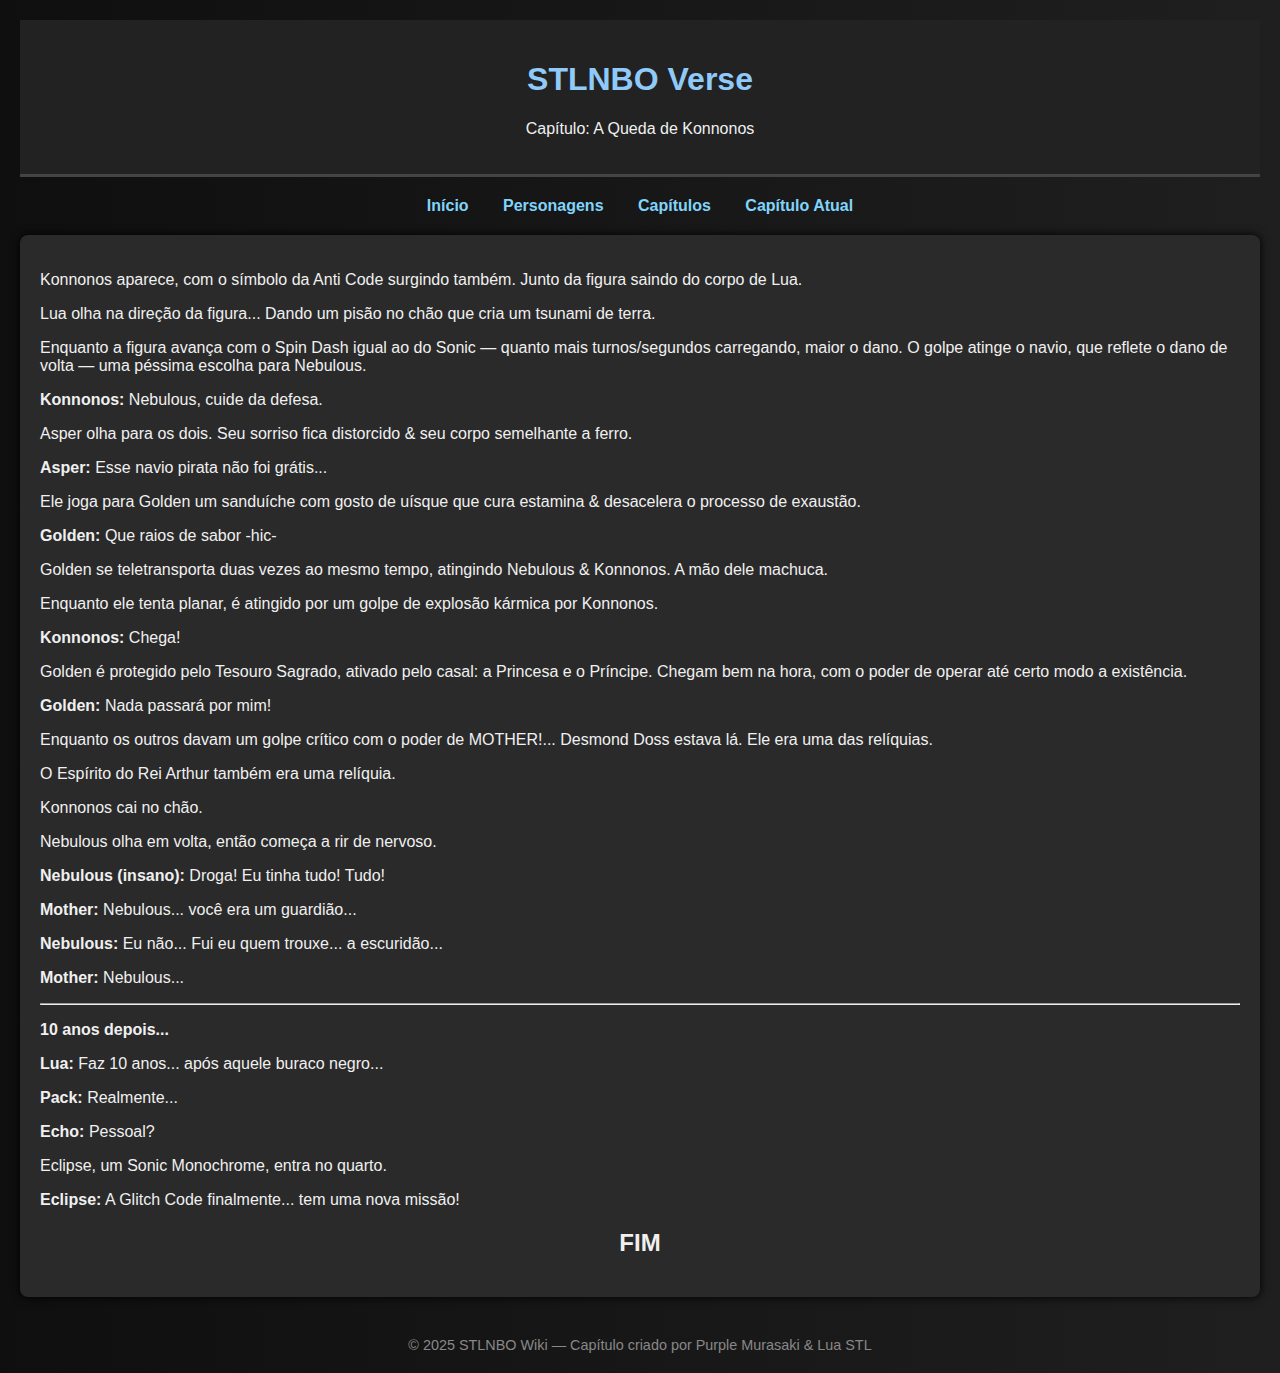
<file: wiki/stlnbo_capitulo_konnonos_full.html>
<!DOCTYPE html>
<html lang="pt-BR">
<head>
    <meta charset="UTF-8">
    <title>STLNBO: Capítulo Konnonos</title>
    <style>
        body {
            font-family: 'Segoe UI', sans-serif;
            background: linear-gradient(to right, #0f0f0f, #1f1f1f);
            color: #f0f0f0;
            margin: 0;
            padding: 20px;
        }
        header {
            background-color: #222;
            padding: 20px;
            text-align: center;
            border-bottom: 3px solid #444;
        }
        nav {
            margin: 20px 0;
            text-align: center;
        }
        nav a {
            margin: 0 15px;
            color: #81d4fa;
            text-decoration: none;
            font-weight: bold;
        }
        nav a:hover {
            text-decoration: underline;
        }
        article {
            background-color: #2a2a2a;
            border-radius: 8px;
            padding: 20px;
            box-shadow: 0 0 10px #000;
        }
        h1 {
            color: #90caf9;
        }
        .footer {
            margin-top: 40px;
            font-size: 0.9em;
            color: #888;
            text-align: center;
        }
    </style>
</head>
<body>
    <header>
        <h1>STLNBO Verse</h1>
        <p>Capítulo: A Queda de Konnonos</p>
    </header>

    <nav>
        <a href="index.html">Início</a>
        <a href="personagens.html">Personagens</a>
        <a href="capitulos.html">Capítulos</a>
        <a href="#">Capítulo Atual</a>
    </nav>

    <article>
        <p>Konnonos aparece, com o símbolo da Anti Code surgindo também. Junto da figura saindo do corpo de Lua.</p>
        <p>Lua olha na direção da figura... Dando um pisão no chão que cria um tsunami de terra.</p>
        <p>Enquanto a figura avança com o Spin Dash igual ao do Sonic — quanto mais turnos/segundos carregando, maior o dano. O golpe atinge o navio, que reflete o dano de volta — uma péssima escolha para Nebulous.</p>
        <p><strong>Konnonos:</strong> Nebulous, cuide da defesa.</p>
        <p>Asper olha para os dois. Seu sorriso fica distorcido & seu corpo semelhante a ferro.</p>
        <p><strong>Asper:</strong> Esse navio pirata não foi grátis...</p>
        <p>Ele joga para Golden um sanduíche com gosto de uísque que cura estamina & desacelera o processo de exaustão.</p>
        <p><strong>Golden:</strong> Que raios de sabor -hic-</p>
        <p>Golden se teletransporta duas vezes ao mesmo tempo, atingindo Nebulous & Konnonos. A mão dele machuca.</p>
        <p>Enquanto ele tenta planar, é atingido por um golpe de explosão kármica por Konnonos.</p>
        <p><strong>Konnonos:</strong> Chega!</p>
        <p>Golden é protegido pelo Tesouro Sagrado, ativado pelo casal: a Princesa e o Príncipe. Chegam bem na hora, com o poder de operar até certo modo a existência.</p>
        <p><strong>Golden:</strong> Nada passará por mim!</p>
        <p>Enquanto os outros davam um golpe crítico com o poder de MOTHER!... Desmond Doss estava lá. Ele era uma das relíquias.</p>
        <p>O Espírito do Rei Arthur também era uma relíquia.</p>
        <p>Konnonos cai no chão.</p>
        <p>Nebulous olha em volta, então começa a rir de nervoso.</p>
        <p><strong>Nebulous (insano):</strong> Droga! Eu tinha tudo! Tudo!</p>
        <p><strong>Mother:</strong> Nebulous... você era um guardião...</p>
        <p><strong>Nebulous:</strong> Eu não... Fui eu quem trouxe... a escuridão...</p>
        <p><strong>Mother:</strong> Nebulous...</p>
        <hr>
        <p><strong>10 anos depois...</strong></p>
        <p><strong>Lua:</strong> Faz 10 anos... após aquele buraco negro...</p>
        <p><strong>Pack:</strong> Realmente...</p>
        <p><strong>Echo:</strong> Pessoal?</p>
        <p>Eclipse, um Sonic Monochrome, entra no quarto.</p>
        <p><strong>Eclipse:</strong> A Glitch Code finalmente... tem uma nova missão!</p>

        <h2 style="text-align:center;">FIM</h2>
    </article>

    <div class="footer">
        © 2025 STLNBO Wiki — Capítulo criado por Purple Murasaki & Lua STL
    </div>
</body>
</html>
</file>
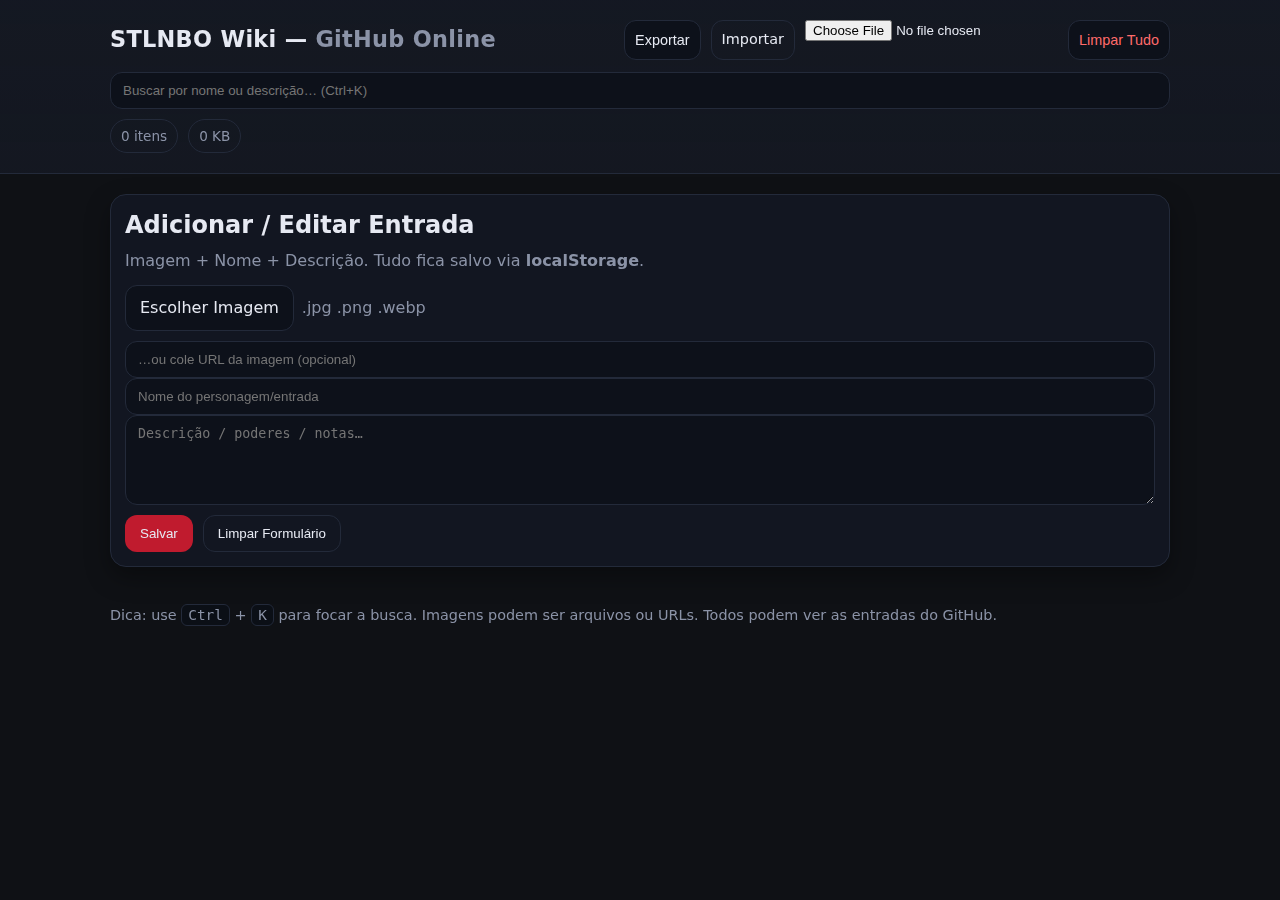
<file: wiki/wiki.html>
<!DOCTYPE html>
<html lang="pt-br">
<head>
<meta charset="utf-8">
<meta name="viewport" content="width=device-width, initial-scale=1">
<title>STLNBO Wiki — GitHub Online Edition</title>
<style>
:root{
  --bg:#0f1115;--panel:#151923;--muted:#8b93a7;--text:#e6e9f2;--brand:#c01b2e;--ok:#2ecc71;--warn:#f1c40f;
  --card:#121621;--border:#232a3a;--shadow:0 10px 24px rgba(0,0,0,.35);
}
*{box-sizing:border-box}
body{margin:0;font:16px/1.5 system-ui, -apple-system, Segoe UI, Roboto, Ubuntu, Cantarell, Noto Sans, sans-serif;background:var(--bg);color:var(--text);}
header{position:sticky;top:0;z-index:5;background:linear-gradient(180deg,rgba(21,25,35,.95),rgba(21,25,35,.85));backdrop-filter:saturate(1.2) blur(6px);border-bottom:1px solid var(--border)}
.wrap{max-width:1100px;margin:0 auto;padding:20px}
h1{margin:0;font-size:1.4rem;letter-spacing:.3px}
.grid{display:grid;grid-template-columns:repeat(auto-fill,minmax(260px,1fr));gap:16px}
.card{background:var(--card);border:1px solid var(--border);border-radius:16px;box-shadow:var(--shadow);overflow:hidden;display:flex;flex-direction:column}
.card img{width:100%;height:180px;object-fit:cover;background:#0b0e14}
.card .body{padding:12px 14px 14px}
.row{display:flex;gap:10px;flex-wrap:wrap}
.controls{display:flex;flex-wrap:wrap;gap:10px;margin-top:10px}
input[type="text"], textarea{width:100%;background:#0d111a;border:1px solid var(--border);border-radius:12px;color:var(--text);padding:10px 12px;outline:none}
textarea{min-height:90px;resize:vertical}
.btn{appearance:none;border:1px solid var(--border);background:#0d111a;color:var(--text);padding:10px 14px;border-radius:12px;cursor:pointer;transition:.2s}
.btn:hover{transform:translateY(-1px);border-color:#3a4258}
.btn.brand{background:var(--brand);border-color:transparent}
.btn.ghost{background:transparent}
.btn.small{padding:8px 10px;font-size:.9rem}
.pill{display:inline-flex;align-items:center;gap:6px;border:1px solid var(--border);border-radius:999px;padding:6px 10px;color:var(--muted);font-size:.85rem}
.bar{display:flex;gap:10px;align-items:center;margin-top:12px;flex-wrap:wrap}
.filebox{display:flex;gap:8px;align-items:center}
.filebox input{display:none}
.filebox label{cursor:pointer}    
.muted{color:var(--muted)}
.danger{color:#ff6b6b}
.footer{margin-top:20px;color:var(--muted);font-size:.9rem}
.kbd{font-family:ui-monospace,SFMono-Regular,Menlo,Monaco,Consolas,monospace;background:#0b0f16;border:1px solid var(--border);border-radius:6px;padding:2px 6px}
.badge{background:#182033;border:1px solid var(--border);padding:2px 8px;border-radius:999px;font-size:.8rem;color:var(--muted)}
.center{display:flex;align-items:center;justify-content:center}
.hidden{display:none}
</style>
</head>
<body>
<header>
<div class="wrap">
  <div class="row" style="justify-content:space-between;align-items:center">
    <h1>STLNBO Wiki — <span class="muted">GitHub Online</span></h1>
    <div class="row">
      <button class="btn small" id="exportBtn" title="Baixar backup JSON">Exportar</button>
      <label class="btn small ghost" for="importFile" title="Importar backup JSON">Importar</label>
      <input id="importFile" type="file" accept="application/json" />
      <button class="btn small danger" id="wipeBtn" title="APAGAR TUDO">Limpar Tudo</button>
    </div>
  </div>
  <div class="bar">
    <input id="search" type="text" placeholder="Buscar por nome ou descrição… (Ctrl+K)" />
    <span class="pill" id="counter">0 itens</span>
    <span class="pill" id="usage">0 KB</span>
  </div>
</div>
</header>

<main class="wrap">
<section id="formCard" class="card" style="margin-bottom:18px">
  <div class="body">
    <h2 style="margin:0 0 6px 0">Adicionar / Editar Entrada</h2>
    <p class="muted" style="margin:0 0 12px">Imagem + Nome + Descrição. Tudo fica salvo via <b>localStorage</b>.</p>
    <div class="row">
      <div class="filebox">
        <input type="file" id="imageFile" accept="image/*" />
        <label class="btn" for="imageFile">Escolher Imagem</label>
        <span id="fileName" class="muted">.jpg .png .webp</span>
      </div>
      <input id="imageURL" type="text" placeholder="…ou cole URL da imagem (opcional)" />
    </div>
    <div class="row"><input id="name" type="text" placeholder="Nome do personagem/entrada" /></div>
    <div class="row"><textarea id="desc" placeholder="Descrição / poderes / notas…"></textarea></div>
    <div class="controls">
      <button id="saveBtn" class="btn brand">Salvar</button>
      <button id="resetBtn" class="btn ghost">Limpar Formulário</button>
      <span id="editHint" class="badge hidden">Editando…</span>
    </div>
  </div>
</section>

<section class="grid" id="cards"></section>

<p class="footer">Dica: use <span class="kbd">Ctrl</span> + <span class="kbd">K</span> para focar a busca. Imagens podem ser arquivos ou URLs. Todos podem ver as entradas do GitHub.
</p>
</main>

<template id="cardTpl">
<article class="card">
  <img alt="imagem" />
  <div class="body">
    <h3 style="margin:0 0 6px"></h3>
    <p class="muted" style="white-space:pre-wrap"></p>
    <div class="controls" style="margin-top:10px">
      <button class="btn small" data-act="edit">Editar</button>
      <button class="btn small" data-act="dup">Duplicar</button>
      <button class="btn small danger" data-act="del">Excluir</button>
    </div>
  </div>
</article>
</template>

<script>
const STORAGE_KEY = 'stlnbo_wiki_entries_v1';
const GITHUB_JSON = 'https://raw.githubusercontent.com/<PurpleMurasaki38>/<stlnbo-wiki>/main/wiki.json';
const $ = s=>document.querySelector(s);

const state={items:[],editingId:null};
const els={
  cards:$('#cards'), search:$('#search'), name:$('#name'), desc:$('#desc'),
  imageFile:$('#imageFile'), imageURL:$('#imageURL'), fileName:$('#fileName'),
  saveBtn:$('#saveBtn'), resetBtn:$('#resetBtn'), counter:$('#counter'), usage:$('#usage'),
  exportBtn:$('#exportBtn'), importFile:$('#importFile'), wipeBtn:$('#wipeBtn'), editHint:$('#editHint'),
  formCard:$('#formCard')
};

// helpers
function bytesToHuman(b){ if(!b) return '0 KB'; const u=['B','KB','MB']; let i=0; while(b>1024 && i<u.length-1){b/=1024;i++} return b.toFixed(1)+' '+u[i]; }
function updateUsage(){ try{ const raw=localStorage.getItem(STORAGE_KEY)||''; els.usage.textContent=bytesToHuman(new Blob([raw]).size);} catch{els.usage.textContent='—';} els.counter.textContent=`${state.items.length} itens`;}

// image
function fileToDataURL(file,maxW=1024){return new Promise((res,reject)=>{const reader=new FileReader();reader.onerror=()=>reject('Falha ao ler arquivo');reader.onload=()=>{const img=new Image();img.onload=()=>{const scale=Math.min(1,maxW/img.width);const w=Math.max(1,Math.round(img.width*scale));const h=Math.max(1,Math.round(img.height*scale));const canvas=document.createElement('canvas');canvas.width=w;canvas.height=h;canvas.getContext('2d').drawImage(img,0,0,w,h);res(canvas.toDataURL('image/webp',0.82));};img.onerror=()=>reject('Imagem inválida');img.src=reader.result;};reader.readAsDataURL(file);});}

// CRUD
async function handleSave(){
  const name=els.name.value.trim(), desc=els.desc.value.trim();
  if(!name){ alert('Dê um nome à entrada.'); return; }
  let image='';
  try{ if(els.imageFile.files[0]) image=await fileToDataURL(els.imageFile.files[0]); else if(els.imageURL.value.trim()) image=els.imageURL.value.trim(); } catch(e){ alert('Erro na imagem'); return; }
  if(state.editingId){ const idx=state.items.findIndex(i=>i.id===state.editingId); if(idx>-1){ const prev=state.items[idx]; state.items[idx]={...prev,name,desc,image:image||prev.image,updatedAt:Date.now()}; } }
  else state.items.push({id:crypto.randomUUID(),name,desc,image,createdAt:Date.now(),updatedAt:Date.now()});
  localStorage.setItem(STORAGE_KEY,JSON.stringify(state.items)); resetForm(); render();
}
function resetForm(){els.name.value='';els.desc.value='';els.imageFile.value='';els.imageURL.value='';els.fileName.textContent='.jpg .png .webp';state.editingId=null;els.editHint.classList.add('hidden');els.saveBtn.textContent='Salvar'; els.formCard.scrollIntoView({behavior:'smooth',block:'start'});}
function cardNode(item){ const tpl=document.getElementById('cardTpl'); const node=tpl.content.firstElementChild.cloneNode(true); node.querySelector('img').src=item.image||''; node.querySelector('h3').textContent=item.name||'Sem título'; node.querySelector('p').textContent=item.desc||''; node.dataset.id=item.id; return node; }
function render(){ const term=els.search.value.trim().toLowerCase(); els.cards.innerHTML=''; state.items.slice().sort((a,b)=>b.updatedAt-a.updatedAt).filter(it=>!term||(it.name+"\n"+it.desc).toLowerCase().includes(term)).forEach(it=>els.cards.appendChild(cardNode(it))); updateUsage(); }
function onCardClick(e){ const act=e.target?.dataset?.act; if(!act) return; const card=e.target.closest('.card'); const id=card?.dataset?.id; if(!id) return; const item=state.items.find(i=>i.id===id); if(!item) return; if(act==='del'){ if(confirm('Excluir esta entrada?')){ state.items=state.items.filter(i=>i.id!==id); localStorage.setItem(STORAGE_KEY,JSON.stringify(state.items)); render(); }} if(act==='edit'){ state.editingId=id; els.name.value=item.name; els.desc.value=item.desc; els.imageFile.value=''; els.imageURL.value=''; els.editHint.classList.remove('hidden'); els.saveBtn.textContent='Salvar Alterações'; els.formCard.scrollIntoView({behavior:'smooth',block:'start'});} if(act==='dup'){ const copy={...item,id:crypto.randomUUID(),createdAt:Date.now(),updatedAt:Date.now()}; state.items.unshift(copy); localStorage.setItem(STORAGE_KEY,JSON.stringify(state.items)); render(); } }

// export/import
function exportJSON(){ const data=JSON.stringify(state.items,null,2); const blob=new Blob([data],{type:'application/json'}); const url=URL.createObjectURL(blob); const a=document.createElement('a'); a.href=url; a.download='stlnbo-wiki-backup.json'; document.body.appendChild(a); a.click(); a.remove(); URL.revokeObjectURL(url); }
function importJSON(file){ const reader=new FileReader(); reader.onload=()=>{ try{ const arr=JSON.parse(reader.result); if(!Array.isArray(arr)) throw new Error('Formato inválido'); const existing=new Map(state.items.map(i=>[i.id,i])); arr.forEach(it=>{if(it?.id&&!existing.has(it.id)) existing.set(it.id,it);}); state.items=Array.from(existing.values()); localStorage.setItem(STORAGE_KEY,JSON.stringify(state.items)); render(); } catch(e){ alert('Falha ao importar: '+e.message); } }; reader.readAsText(file); }
function wipeAll(){ if(confirm('Apagar TODAS as entradas deste navegador?')){state.items=[];localStorage.setItem(STORAGE_KEY,'[]'); render(); }}

// load GitHub JSON
async function loadGitHubJSON(){ try{ const res=await fetch(GITHUB_JSON); if(!res.ok) throw new Error('Não foi possível carregar JSON do GitHub'); const arr=await res.json(); if(Array.isArray(arr)) arr.forEach(it=>{if(it?.id&&!state.items.find(x=>x.id===it.id)) state.items.push(it);}); localStorage.setItem(STORAGE_KEY,JSON.stringify(state.items)); render(); } catch(e){console.warn(e);}}

// events
els.imageFile.addEventListener('change',()=>{ els.fileName.textContent=els.imageFile.files[0]?.name||'.jpg .png .webp'; });
els.saveBtn.addEventListener('click',handleSave);
els.resetBtn.addEventListener('click',resetForm);
els.cards.addEventListener('click',onCardClick);
els.search.addEventListener('input',render);
els.exportBtn.addEventListener('click',exportJSON);
els.importFile.addEventListener('change',e=>{ if(e.target.files[0]) importJSON(e.target.files[0]); e.target.value=''; });
els.wipeBtn.addEventListener('click',wipeAll);
window.addEventListener('keydown',e=>{ if((e.ctrlKey||e.metaKey)&&e.key.toLowerCase()==='k'){ e.preventDefault(); els.search.focus(); els.search.select(); } });

// boot
state.items=JSON.parse(localStorage.getItem(STORAGE_KEY)||'[]');
render();
loadGitHubJSON();
</script>
</body>
</html>
</file>
<file: style.css>
body {
  font-family: sans-serif;
  background-color: #101010;
  color: #f0f0f0;
  margin: 0;
  padding: 0;
}

header {
  background-color: #1e1e1e;
  padding: 10px;
  text-align: center;
}

nav a {
  margin: 0 10px;
  color: #87cefa;
  text-decoration: none;
}

main {
  padding: 20px;
}

img {
  border-radius: 10px;
  transition: transform 0.3s ease;
}

img:hover {
  transform: scale(1.1);
}
</file>
